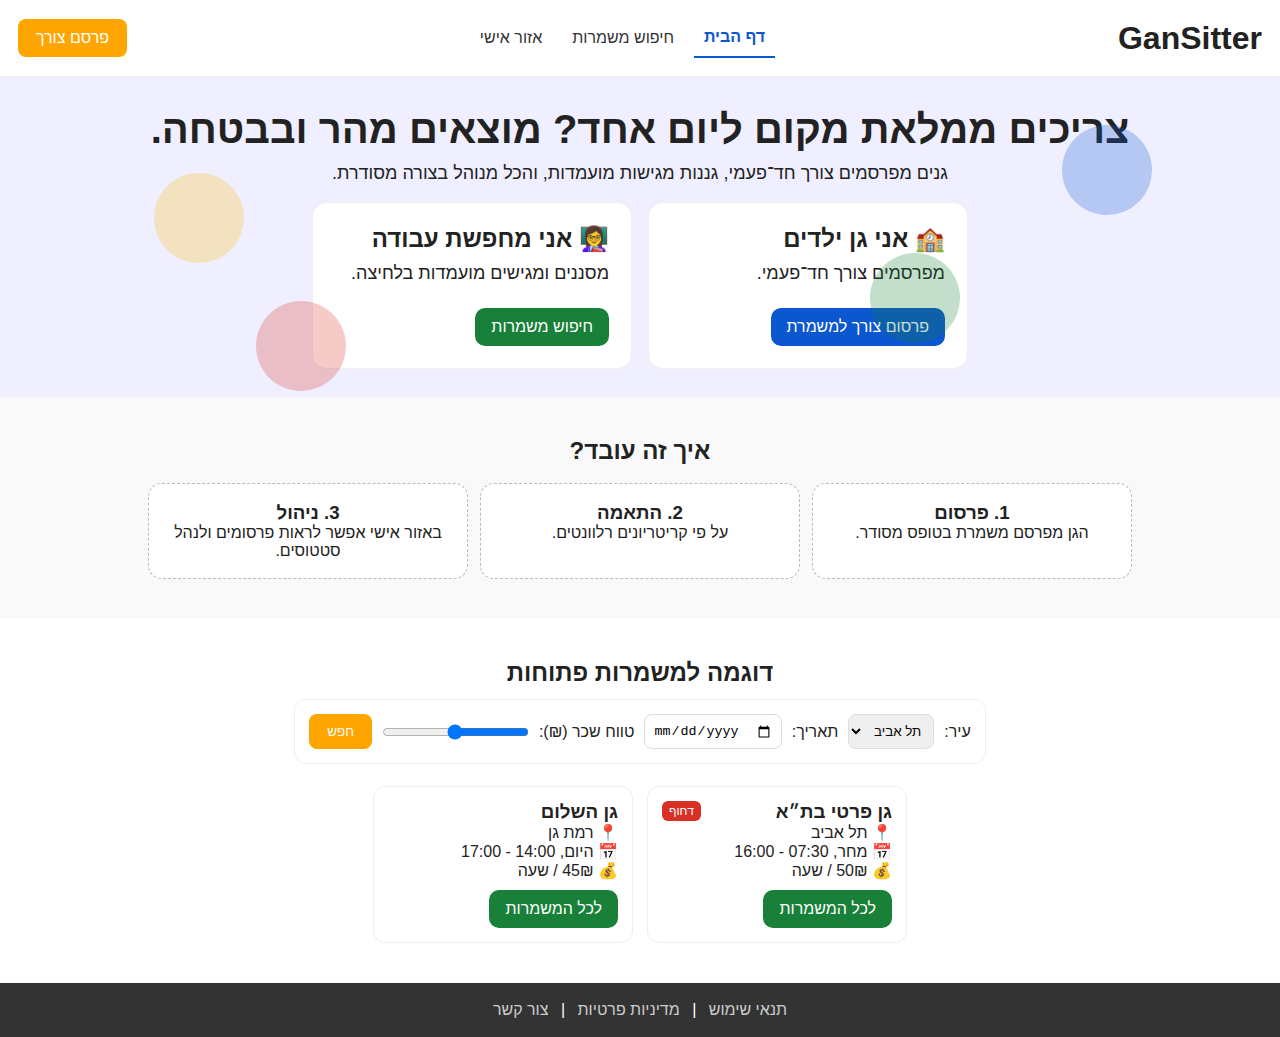
<file: index.html>
<!DOCTYPE html>
<!-- מסמך HTML5 תקני -->
<html lang="he" dir="rtl">
<!-- lang="he" = עברית | dir="rtl" = ימין-לשמאל -->

<head>
  <meta charset="UTF-8">
  <!-- קידוד UTF-8 לתמיכה בעברית ותווים מיוחדים -->

  <meta name="viewport" content="width=device-width, initial-scale=1.0">
  <!-- רספונסיביות למסכים קטנים (מובייל) -->

  <title>GanSitter - דף הבית</title>
  <!-- כותרת הדף בלשונית -->

  <link rel="stylesheet" href="home-page/HomePage CSS.css">
  <!-- חיבור לקובץ העיצוב של דף הבית -->
</head>

<body>

<!-- ================= HEADER + NAV ================= -->
<header>
  <nav>
    <!-- שם המערכת / לוגו טקסטואלי -->
    <h1>GanSitter</h1>

    <!-- לינקים ראשיים לניווט -->
    <div class="menu-links">
      <!-- active מסמן שהמשתמש נמצא בדף הבית -->
      <a href="index.html" class="active">דף הבית</a>
      <a href="shift-search/ShiftSearch.html">חיפוש משמרות</a>
      <a href="dashboard/dashboard.html">אזור אישי</a>
    </div>

    <!-- כפתור פעולה מרכזי (CTA) לפרסום צורך -->
    <a href="post-shift/post_shift.html" class="btn-primary">פרסם צורך</a>
  </nav>
</header>

<!-- ================= MAIN CONTENT ================= -->
<main>

  <!-- ===== HERO SECTION (כותרת + תיאור + אנימציה + כרטיסים) ===== -->
  <section class="home-page">

    <!-- כותרת ראשית של דף הבית -->
    <h1>צריכים ממלאת מקום ליום אחד? מוצאים מהר ובבטחה.</h1>

    <!-- תיאור קצר של המטרה/הערך של המערכת -->
    <p>גנים מפרסמים צורך חד־פעמי, גננות מגישות מועמדות, והכל מנוהל בצורה מסודרת.</p>

    <!-- אלמנט ויזואלי/אנימציה דקורטיבית (ללא תוכן פונקציונלי) -->
    <!-- aria-hidden="true" כדי שמקריאי מסך יתעלמו מאלמנטים דקורטיביים -->
    <div class="hero-anim" aria-hidden="true">
      <!-- בועות/אלמנטים לאנימציה ב-CSS -->
      <span class="bubble b1"></span>
      <span class="bubble b2"></span>
      <span class="bubble b3"></span>
      <span class="bubble b4"></span>
    </div>

    <!-- כרטיסי CTA: מסלולים שונים למשתמשים שונים (גן / מחפשת עבודה) -->
    <div class="cards-container">

      <!-- כרטיס לגנים -->
      <article class="card">
        <h2>🏫 אני גן ילדים</h2>
        <p>מפרסמים צורך חד־פעמי.</p>
        <!-- כפתור/לינק לפעולה מרכזית: פרסום משמרת -->
        <a href="post_shift.html" class="btn-action blue">פרסום צורך למשמרת</a>
      </article>

      <!-- כרטיס לגננות/מחפשות עבודה -->
      <article class="card">
        <h2>👩‍🏫 אני מחפשת עבודה</h2>
        <p>מסננים ומגישים מועמדות בלחיצה.</p>
        <!-- כפתור/לינק לפעולה מרכזית: מעבר לדף חיפוש משמרות -->
        <a href="shift-search/ShiftSearch.html" class="btn-action green">חיפוש משמרות</a>
      </article>

    </div>
  </section>

  <!-- ===== SECTION: איך זה עובד? (תהליך בשלבים) ===== -->
  <section>
    <h2>איך זה עובד?</h2>

    <!-- קונטיינר של שלבי התהליך -->
    <div class="steps-container">

      <!-- שלב 1 -->
      <div class="step-box">
        <h3>1. פרסום</h3>
        <p>הגן מפרסם משמרת בטופס מסודר.</p>
      </div>

      <!-- שלב 2 -->
      <div class="step-box">
        <h3>2. התאמה</h3>
        <!-- שים לב: תגית P באות גדולה (לא משנה קוד, רק מציין כהערה כללית) -->
        <P>על פי קריטריונים רלוונטים.</P>
      </div>

      <!-- שלב 3 -->
      <div class="step-box">
        <h3>3. ניהול</h3>
        <p>באזור אישי אפשר לראות פרסומים ולנהל סטטוסים.</p>
      </div>

    </div>
  </section>

  <!-- ===== SECTION: דוגמה למשמרות פתוחות + פילטר דמה ===== -->
  <section class="open-shifts">
    <h2>דוגמה למשמרות פתוחות</h2>

    <!-- פילטר דמה להצגת UI בלבד (לא שולח/לא מבצע חיפוש אמיתי) -->
    <form class="filter-bar">

      <!-- בחירת עיר -->
      <label>עיר:</label>
      <select>
        <option>תל אביב</option>
        <option>רמת גן</option>
        <option>גבעתיים</option>
      </select>

      <!-- בחירת תאריך -->
      <label>תאריך:</label>
      <input type="date">

      <!-- סליידר טווח שכר (דוגמה) -->
      <label>טווח שכר (₪):</label>
      <input type="range" min="30" max="100">

      <!-- כפתור דמה: type="button" כדי לא לשלוח את הטופס
           title="דוגמה בלבד" כדי להבהיר למשתמש -->
      <input type="button" value="חפש" class="btn-primary" style="cursor:pointer;" title="דוגמה בלבד">

    </form>

    <!-- גריד של כרטיסי משמרות (דוגמאות סטטיות) -->
    <div class="shifts-grid">

      <!-- כרטיס משמרת 1 -->
      <div class="shift-card">
        <!-- תגית דחוף -->
        <span class="badge">דחוף</span>
        <h3>גן פרטי בת״א</h3>
        <p>📍 תל אביב</p>
        <p>📅 מחר, 07:30 - 16:00</p>
        <p>💰 50₪ / שעה</p>
        <!-- מעבר לדף חיפוש משמרות -->
        <a href="shift-search/ShiftSearch.html" class="btn-action green">לכל המשמרות</a>
      </div>

      <!-- כרטיס משמרת 2 -->
      <div class="shift-card">
        <h3>גן השלום</h3>
        <p>📍 רמת גן</p>
        <p>📅 היום, 14:00 - 17:00</p>
        <p>💰 45₪ / שעה</p>
        <a href="shift-search/ShiftSearch.html" class="btn-action green">לכל המשמרות</a>
      </div>

    </div>
  </section>
</main>

<!-- ================= FOOTER ================= -->
<footer>
  <p>
    <!-- לינקים שלא מומשו: class="not-implemented" + title למידע למשתמש -->
    <a href="#" class="not-implemented" title="טרם מומש">תנאי שימוש</a> |
    <a href="#" class="not-implemented" title="טרם מומש">מדיניות פרטיות</a> |
    <a href="#" class="not-implemented" title="טרם מומש">צור קשר</a>
  </p>
</footer>

<!-- ================= INLINE JS ================= -->
<script>
  // הודעה לתפריטים/לינקים שלא מומשו 
  // מאזין לכל קליק במסמך 
  document.addEventListener("click", function(e){
    // אם האלמנט שנלחץ כולל את המחלקה not-implemented
    if (e.target.classList.contains("not-implemented")) {
      e.preventDefault();        // מונע ניווט ל-#
      alert("טרם מומש");         // מציג הודעה למשתמש
    }
  });
</script>

</body>
</html>
</file>
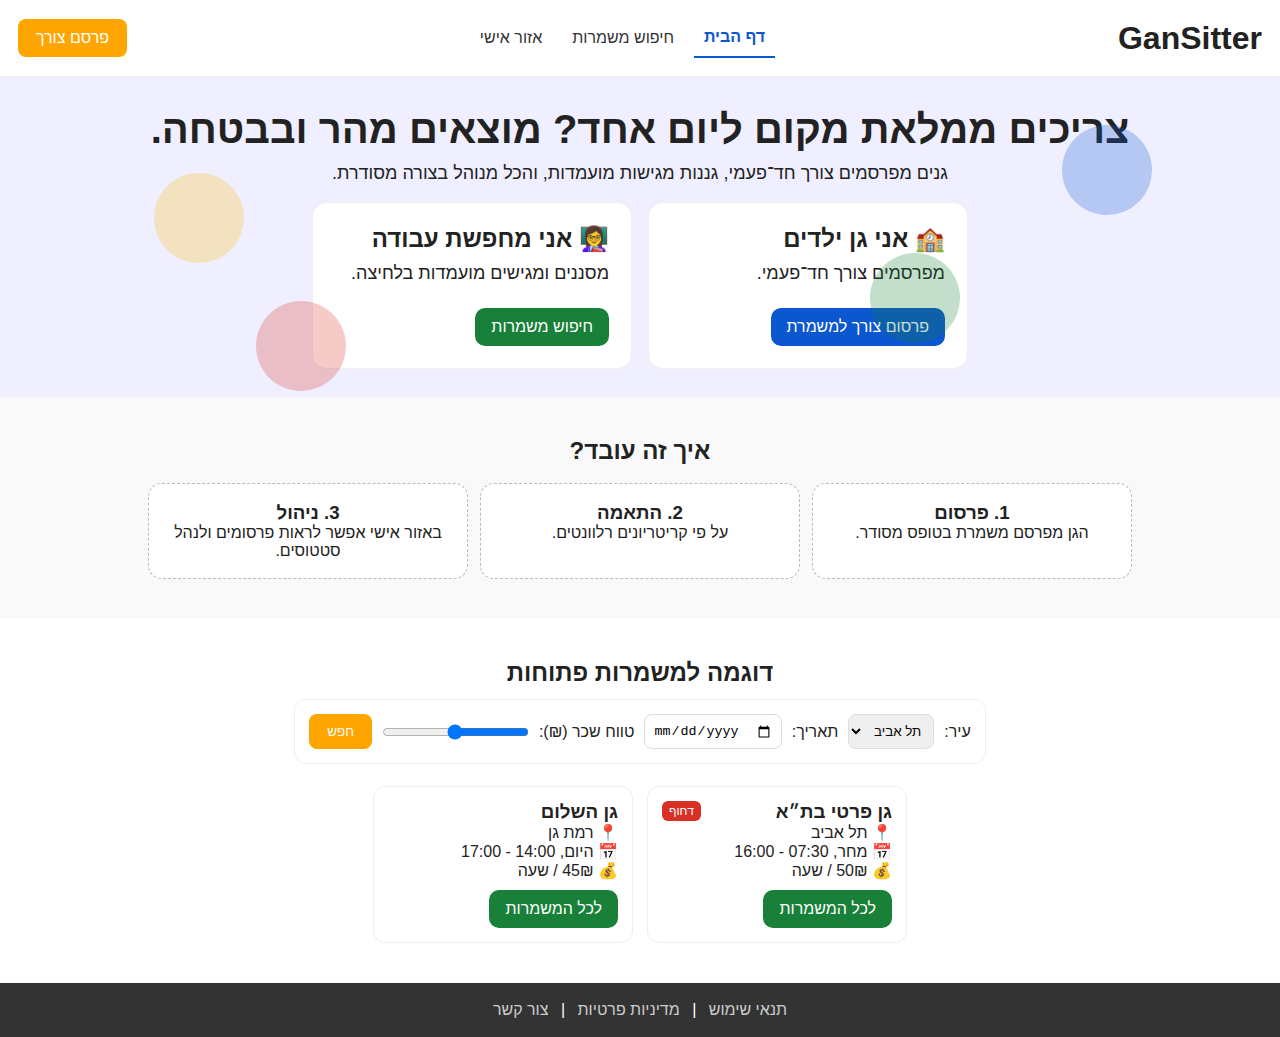
<file: home-page/index.html>
<!DOCTYPE html>
<!-- מסמך HTML5 תקני -->
<html lang="he" dir="rtl">
<!-- lang="he" = עברית | dir="rtl" = ימין-לשמאל -->

<head>
  <meta charset="UTF-8">
  <!-- קידוד UTF-8 לתמיכה בעברית ותווים מיוחדים -->

  <meta name="viewport" content="width=device-width, initial-scale=1.0">
  <!-- רספונסיביות למסכים קטנים (מובייל) -->

  <title>GanSitter - דף הבית</title>
  <!-- כותרת הדף בלשונית -->

  <link rel="stylesheet" href="HomePage CSS.css">
  <!-- חיבור לקובץ העיצוב של דף הבית -->
</head>

<body>

<!-- ================= HEADER + NAV ================= -->
<header>
  <nav>
    <!-- שם המערכת / לוגו טקסטואלי -->
    <h1>GanSitter</h1>

    <!-- לינקים ראשיים לניווט -->
    <div class="menu-links">
      <!-- active מסמן שהמשתמש נמצא בדף הבית -->
      <a href="index.html" class="active">דף הבית</a>
      <a href="shift-search/ShiftSearch.html">חיפוש משמרות</a>
      <a href="dasboard/dashboard.html">אזור אישי</a>
    </div>

    <!-- כפתור פעולה מרכזי (CTA) לפרסום צורך -->
    <a href="post-shift/post_shift.html" class="btn-primary">פרסם צורך</a>
  </nav>
</header>

<!-- ================= MAIN CONTENT ================= -->
<main>

  <!-- ===== HERO SECTION (כותרת + תיאור + אנימציה + כרטיסים) ===== -->
  <section class="home-page">

    <!-- כותרת ראשית של דף הבית -->
    <h1>צריכים ממלאת מקום ליום אחד? מוצאים מהר ובבטחה.</h1>

    <!-- תיאור קצר של המטרה/הערך של המערכת -->
    <p>גנים מפרסמים צורך חד־פעמי, גננות מגישות מועמדות, והכל מנוהל בצורה מסודרת.</p>

    <!-- אלמנט ויזואלי/אנימציה דקורטיבית (ללא תוכן פונקציונלי) -->
    <!-- aria-hidden="true" כדי שמקריאי מסך יתעלמו מאלמנטים דקורטיביים -->
    <div class="hero-anim" aria-hidden="true">
      <!-- בועות/אלמנטים לאנימציה ב-CSS -->
      <span class="bubble b1"></span>
      <span class="bubble b2"></span>
      <span class="bubble b3"></span>
      <span class="bubble b4"></span>
    </div>

    <!-- כרטיסי CTA: מסלולים שונים למשתמשים שונים (גן / מחפשת עבודה) -->
    <div class="cards-container">

      <!-- כרטיס לגנים -->
      <article class="card">
        <h2>🏫 אני גן ילדים</h2>
        <p>מפרסמים צורך חד־פעמי.</p>
        <!-- כפתור/לינק לפעולה מרכזית: פרסום משמרת -->
        <a href="post_shift.html" class="btn-action blue">פרסום צורך למשמרת</a>
      </article>

      <!-- כרטיס לגננות/מחפשות עבודה -->
      <article class="card">
        <h2>👩‍🏫 אני מחפשת עבודה</h2>
        <p>מסננים ומגישים מועמדות בלחיצה.</p>
        <!-- כפתור/לינק לפעולה מרכזית: מעבר לדף חיפוש משמרות -->
        <a href="shift-search/ShiftSearch.html" class="btn-action green">חיפוש משמרות</a>
      </article>

    </div>
  </section>

  <!-- ===== SECTION: איך זה עובד? (תהליך בשלבים) ===== -->
  <section>
    <h2>איך זה עובד?</h2>

    <!-- קונטיינר של שלבי התהליך -->
    <div class="steps-container">

      <!-- שלב 1 -->
      <div class="step-box">
        <h3>1. פרסום</h3>
        <p>הגן מפרסם משמרת בטופס מסודר.</p>
      </div>

      <!-- שלב 2 -->
      <div class="step-box">
        <h3>2. התאמה</h3>
        <!-- שים לב: תגית P באות גדולה (לא משנה קוד, רק מציין כהערה כללית) -->
        <P>על פי קריטריונים רלוונטים.</P>
      </div>

      <!-- שלב 3 -->
      <div class="step-box">
        <h3>3. ניהול</h3>
        <p>באזור אישי אפשר לראות פרסומים ולנהל סטטוסים.</p>
      </div>

    </div>
  </section>

  <!-- ===== SECTION: דוגמה למשמרות פתוחות + פילטר דמה ===== -->
  <section class="open-shifts">
    <h2>דוגמה למשמרות פתוחות</h2>

    <!-- פילטר דמה להצגת UI בלבד (לא שולח/לא מבצע חיפוש אמיתי) -->
    <form class="filter-bar">

      <!-- בחירת עיר -->
      <label>עיר:</label>
      <select>
        <option>תל אביב</option>
        <option>רמת גן</option>
        <option>גבעתיים</option>
      </select>

      <!-- בחירת תאריך -->
      <label>תאריך:</label>
      <input type="date">

      <!-- סליידר טווח שכר (דוגמה) -->
      <label>טווח שכר (₪):</label>
      <input type="range" min="30" max="100">

      <!-- כפתור דמה: type="button" כדי לא לשלוח את הטופס
           title="דוגמה בלבד" כדי להבהיר למשתמש -->
      <input type="button" value="חפש" class="btn-primary" style="cursor:pointer;" title="דוגמה בלבד">

    </form>

    <!-- גריד של כרטיסי משמרות (דוגמאות סטטיות) -->
    <div class="shifts-grid">

      <!-- כרטיס משמרת 1 -->
      <div class="shift-card">
        <!-- תגית דחוף -->
        <span class="badge">דחוף</span>
        <h3>גן פרטי בת״א</h3>
        <p>📍 תל אביב</p>
        <p>📅 מחר, 07:30 - 16:00</p>
        <p>💰 50₪ / שעה</p>
        <!-- מעבר לדף חיפוש משמרות -->
        <a href="shift-search/ShiftSearch.html" class="btn-action green">לכל המשמרות</a>
      </div>

      <!-- כרטיס משמרת 2 -->
      <div class="shift-card">
        <h3>גן השלום</h3>
        <p>📍 רמת גן</p>
        <p>📅 היום, 14:00 - 17:00</p>
        <p>💰 45₪ / שעה</p>
        <a href="shift-search/ShiftSearch.html" class="btn-action green">לכל המשמרות</a>
      </div>

    </div>
  </section>
</main>

<!-- ================= FOOTER ================= -->
<footer>
  <p>
    <!-- לינקים שלא מומשו: class="not-implemented" + title למידע למשתמש -->
    <a href="#" class="not-implemented" title="טרם מומש">תנאי שימוש</a> |
    <a href="#" class="not-implemented" title="טרם מומש">מדיניות פרטיות</a> |
    <a href="#" class="not-implemented" title="טרם מומש">צור קשר</a>
  </p>
</footer>

<!-- ================= INLINE JS ================= -->
<script>
  // הודעה לתפריטים/לינקים שלא מומשו (לפי ההנחיות)
  // מאזין לכל קליק במסמך (Event Delegation)
  document.addEventListener("click", function(e){
    // אם האלמנט שנלחץ כולל את המחלקה not-implemented
    if (e.target.classList.contains("not-implemented")) {
      e.preventDefault();        // מונע ניווט ל-#
      alert("טרם מומש");         // מציג הודעה למשתמש
    }
  });
</script>

</body>
</html>
</file>
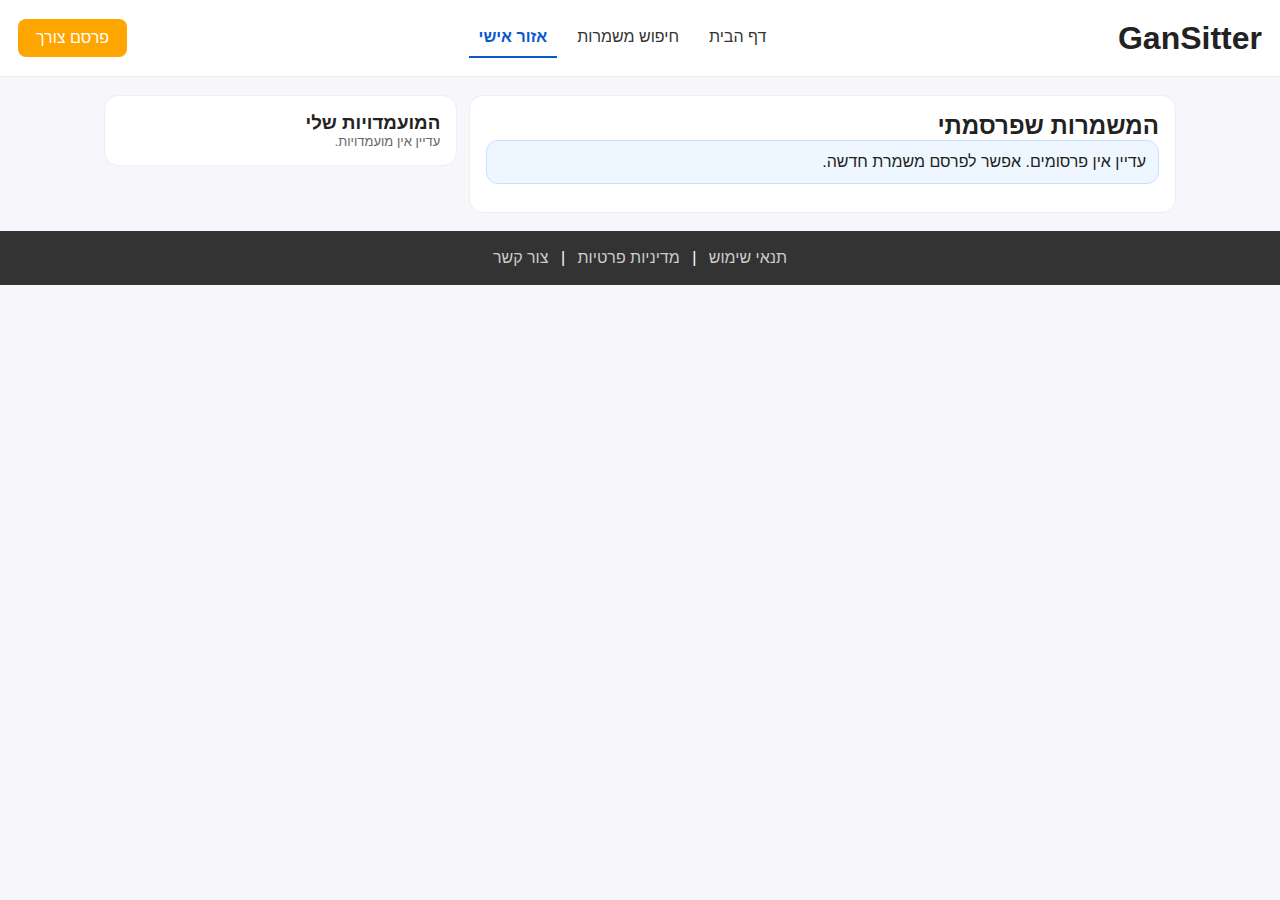
<file: dashboard.html>
<!DOCTYPE html>
<html lang="he" dir="rtl">
<head>
  <meta charset="UTF-8">
  <meta name="viewport" content="width=device-width, initial-scale=1.0">
  <title>GanSitter - אזור אישי</title>
  <link rel="stylesheet" href="style_dashboard.css">
</head>
<body>

<header>
  <nav>
    <h1>GanSitter</h1>
    
    <!-- ניווט ראשי בין מסכי המערכת -->
    <div class="menu-links">
      <a href="index.html">דף הבית</a>
      <a href="ShiftSearch.html">חיפוש משמרות</a>
<a href="dashboard.html" class="active">אזור אישי</a>
    </div>
    
    <!-- פעולה מרכזית: פרסום משמרת חדשה -->
    <a href="post_shift.html" class="btn-primary">פרסם צורך</a>
  </nav>
</header>

<main class="page">
  <div class="layout">
    <!-- המשמרות שהמשתמש פרסם -->
    <section class="card">
      <h2>המשמרות שפרסמתי</h2>
     
      <div id="noPostsMsg" class="msg info" style="display:none;">עדיין אין פרסומים. אפשר לפרסם משמרת חדשה.</div>

      <div class="posts" id="myPostsWrap"></div>
    </section>

    <aside class="side">
      <section class="card">
        <h3>המועמדויות שלי</h3>
        <div id="myApplications" class="apps"></div>
      </section>
    </aside>
  </div>

  <div id="toast" class="toast">עודכן ✅</div>
</main>

<footer>
  <p>
    <!-- קישורים שטרם מומשו -->
    <a href="#" class="not-implemented" title="טרם מומש">תנאי שימוש</a> |
    <a href="#" class="not-implemented" title="טרם מומש">מדיניות פרטיות</a> |
    <a href="#" class="not-implemented" title="טרם מומש">צור קשר</a>
  </p>
</footer>

<script src="https://code.jquery.com/jquery-3.7.1.min.js"></script>
<script src="shifts_data.js"></script>
<script src="dashboard.js"></script>
<script>
  $(document).on("click", ".not-implemented", function(e){
    e.preventDefault();
    alert("טרם מומש");
  });
</script>
</body>
</html>
</file>
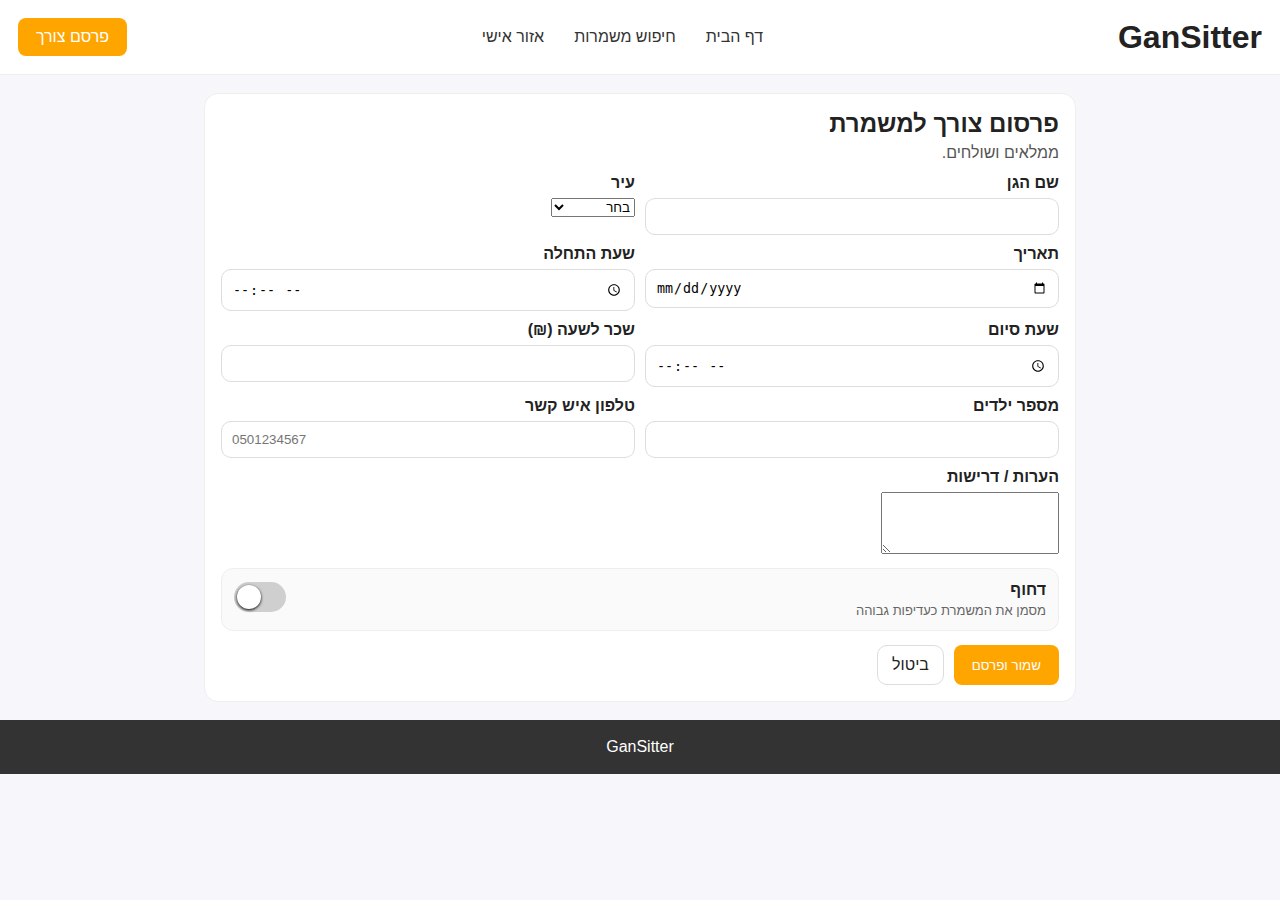
<file: post_shift.html>
<!DOCTYPE html>
<html lang="he" dir="rtl">
<head>
  <meta charset="UTF-8" />
  <meta name="viewport" content="width=device-width, initial-scale=1.0" />
  <title>GanSitter - פרסום צורך למשמרת</title>
  <link rel="stylesheet" href="style_post.css" />
</head>
<body>

<header>
  <nav>
    <h1>GanSitter</h1>
    <div class="menu-links">
      <a href="index.html">דף הבית</a>
      <a href="ShiftSearch.html">חיפוש משמרות</a>
      <a href="dashboard.html">אזור אישי</a>
    </div>
    <a href="post_shift.html" class="btn-primary">פרסם צורך</a>
  </nav>
</header>

<main class="page">
  <section class="card">
    <h2>פרסום צורך למשמרת</h2>
    <p class="sub">ממלאים ושולחים.</p>

    <div id="serverMsg" class="msg" style="display:none;"></div>

    <form id="postForm" method="post" action="post_shift.php" novalidate>
      <div class="grid">

        <div class="field">
          <label for="k_name">שם הגן</label>
          <input type="text" id="k_name" name="k_name" required />
        </div>

        <div class="field">
          <label for="city">עיר</label>
          <select id="city" name="city" required>
            <option value="">בחר</option>
            <option value="תל אביב">תל אביב</option>
            <option value="רמת גן">רמת גן</option>
            <option value="גבעתיים">גבעתיים</option>
            <option value="פתח תקווה">פתח תקווה</option>
          </select>
        </div>

        <div class="field">
          <label for="shift_date">תאריך</label>
          <input type="date" id="shift_date" name="shift_date" required />
        </div>

        <div class="field">
          <label for="start_time">שעת התחלה</label>
          <input type="time" id="start_time" name="start_time" required />
        </div>

        <div class="field">
          <label for="end_time">שעת סיום</label>
          <input type="time" id="end_time" name="end_time" required />
        </div>

        <div class="field">
          <label for="wage">שכר לשעה (₪)</label>
          <input type="number" id="wage" name="wage" min="30" max="100" required />
        </div>

        <div class="field">
          <label for="kids">מספר ילדים</label>
          <input type="number" id="kids" name="kids" min="1" max="60" required />
        </div>

        <div class="field">
          <label for="phone">טלפון איש קשר</label>
          <input type="tel" id="phone" name="phone" placeholder="0501234567" required />
        </div>

        <div class="field full">
          <label for="notes">הערות / דרישות</label>
          <textarea id="notes" name="notes" rows="4"></textarea>
        </div>

        <div class="field full">
          <div class="urgent-row" id="urgentRow">
            <div class="urgent-text">
              <div class="urgent-title">דחוף</div>
              <div class="urgent-sub">מסמן את המשמרת כעדיפות גבוהה</div>
            </div>

            <label class="switch" aria-label="דחוף">
              <input type="checkbox" id="urgent" name="urgent" />
              <span class="slider"></span>
            </label>
          </div>
        </div>

      </div>

      <div class="actions">
        <button type="submit" class="btn-primary" id="submitBtn">שמור ופרסם</button>
        <a href="index.html" class="btn-secondary">ביטול</a>
      </div>
    </form>
  </section>
</main>

<footer>
  <p>GanSitter</p>
</footer>

<script src="post_shift.js"></script>
</body>
</html>
</file>
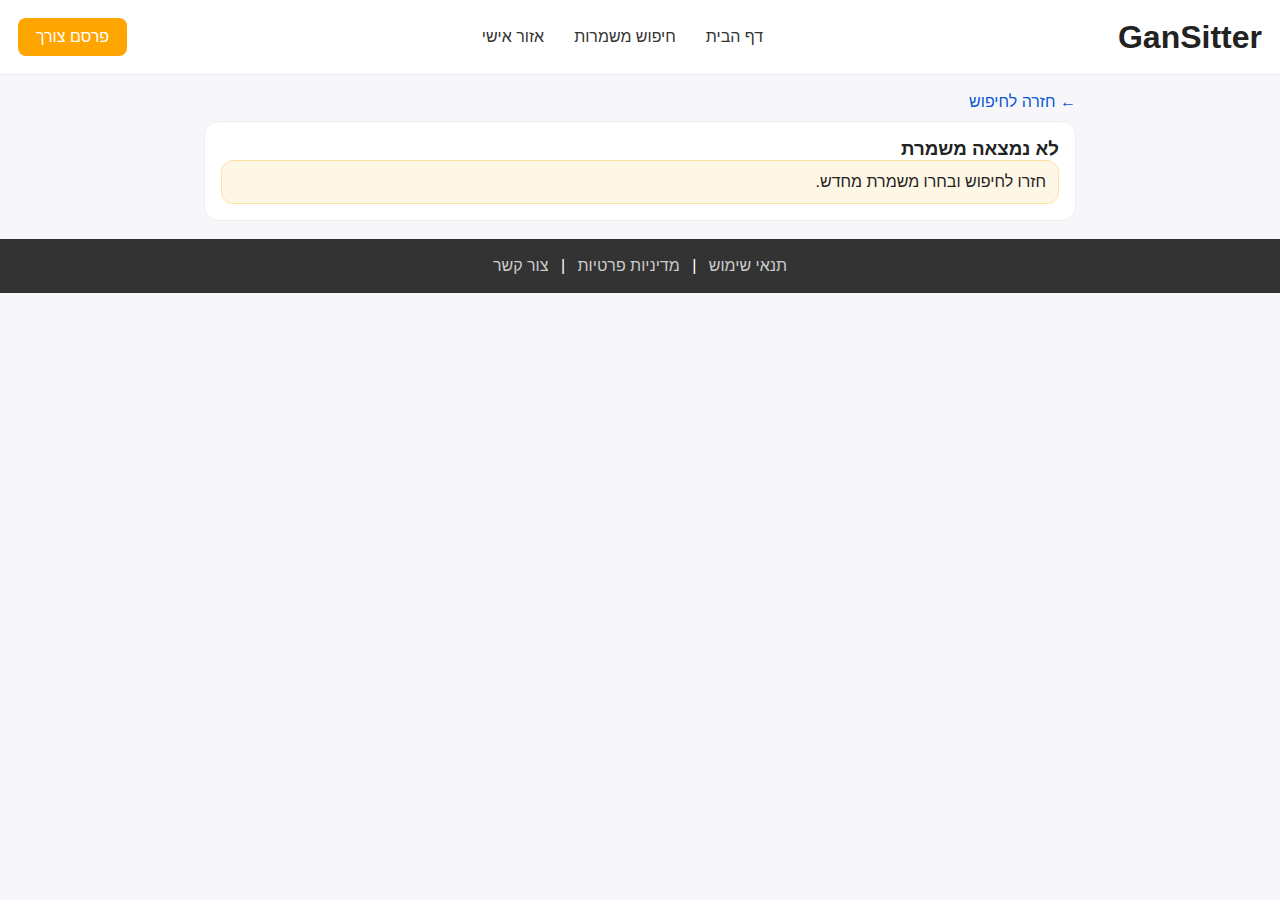
<file: ShiftDetails.html>
<!DOCTYPE html>
<html lang="he" dir="rtl">
<head>
  <meta charset="UTF-8">
  <meta name="viewport" content="width=device-width, initial-scale=1.0">
  <title>GanSitter - פרטי משמרת</title>
  <link rel="stylesheet" href="ShiftDetails CSS.css">
</head>
<body>

<header>
  <nav>
    <h1>GanSitter</h1>

    <div class="menu-links">
      <a href="index.html">דף הבית</a>
      <a href="ShiftSearch.html">חיפוש משמרות</a>
<a href="dashboard.html">אזור אישי</a>
    </div>

    <a href="post_shift.html" class="btn-primary">פרסם צורך</a>
  </nav>
</header>

<main class="page">
  <div class="topline">
    <a class="back" href="ShiftSearch.html">← חזרה לחיפוש</a>
    <!-- מוצג רק אם המשמרת מסומנת כדחופה -->
    <span id="urgentTag" class="tag" style="display:none;">דחוף</span>
  </div>

  <section id="detailsWrap" class="card">
    <h2 id="shiftTitle">פרטי משמרת</h2>
    <!--
      פרטי המשמרת נטענים דינמית באמצעות JavaScript
      לפי הבחירה במסך החיפוש
    -->
    <div class="grid">
      <div class="item">
        <span class="label">עיר</span>
        <span class="value" id="cityVal"></span>
      </div>

      <div class="item">
        <span class="label">כתובת</span>
        <span class="value" id="addressVal"></span>
      </div>

      <div class="item">
        <span class="label">תאריך</span>
        <span class="value" id="dateVal"></span>
      </div>

      <div class="item">
        <span class="label">שעות</span>
        <span class="value" id="timeVal"></span>
      </div>

      <div class="item">
        <span class="label">שכר לשעה</span>
        <span class="value" id="wageVal"></span>
      </div>

      <div class="item">
        <span class="label">סוג מסגרת</span>
        <span class="value" id="typeVal"></span>
      </div>

      <div class="item">
        <span class="label">גילאים</span>
        <span class="value" id="agesVal"></span>
      </div>

      <div class="item">
        <span class="label">דרישות</span>
        <span class="value" id="reqVal"></span>
      </div>
    </div>
    
    <!-- כפתור מפעיל פעולה דרך JS ומעדכן סטטוס למשתמש -->
    <div class="actions">
      <button id="applyBtn" type="button" class="btn-action btn-green">הגש מועמדות</button>
      <span id="applyStatus" class="small"></span>
    </div>
    
    <!-- אקורדיון: נפתח ונסגר באמצעות JS -->
    <div class="accordion">
      <div class="acc-item">
        <button type="button" class="acc-head">מידע נוסף</button>
        <div class="acc-body">
          <p class="notice">תוכן לדוגמה בלבד. ניתן להרחיב בהמשך.</p>
        </div>
      </div>
    </div>
  </section>
  
  <!-- מוצג אם אין נתוני משמרת (למשל כניסה ישירה לעמוד) -->
  <section id="noShift" class="card" style="display:none;">
    <h3>לא נמצאה משמרת</h3>
    <p class="notice">חזרו לחיפוש ובחרו משמרת מחדש.</p>
  </section>
  <!-- הודעת הצלחה קופצת לאחר פעולה -->
  <div id="toast" class="toast">נשלח ✅</div>
</main>

<footer>
  <p>
    <a href="#" class="not-implemented" title="טרם מומש">תנאי שימוש</a> |
    <a href="#" class="not-implemented" title="טרם מומש">מדיניות פרטיות</a> |
    <a href="#" class="not-implemented" title="טרם מומש">צור קשר</a>
  </p>
</footer>

<script src="https://code.jquery.com/jquery-3.7.1.min.js"></script>
<script src="shifts_data.js"></script>
<script src="ShiftDetails.js"></script>
<script>
  $(document).on("click", ".not-implemented", function(e){
    e.preventDefault();
    alert("טרם מומש");
  });
</script>
</body>
</html>
</file>
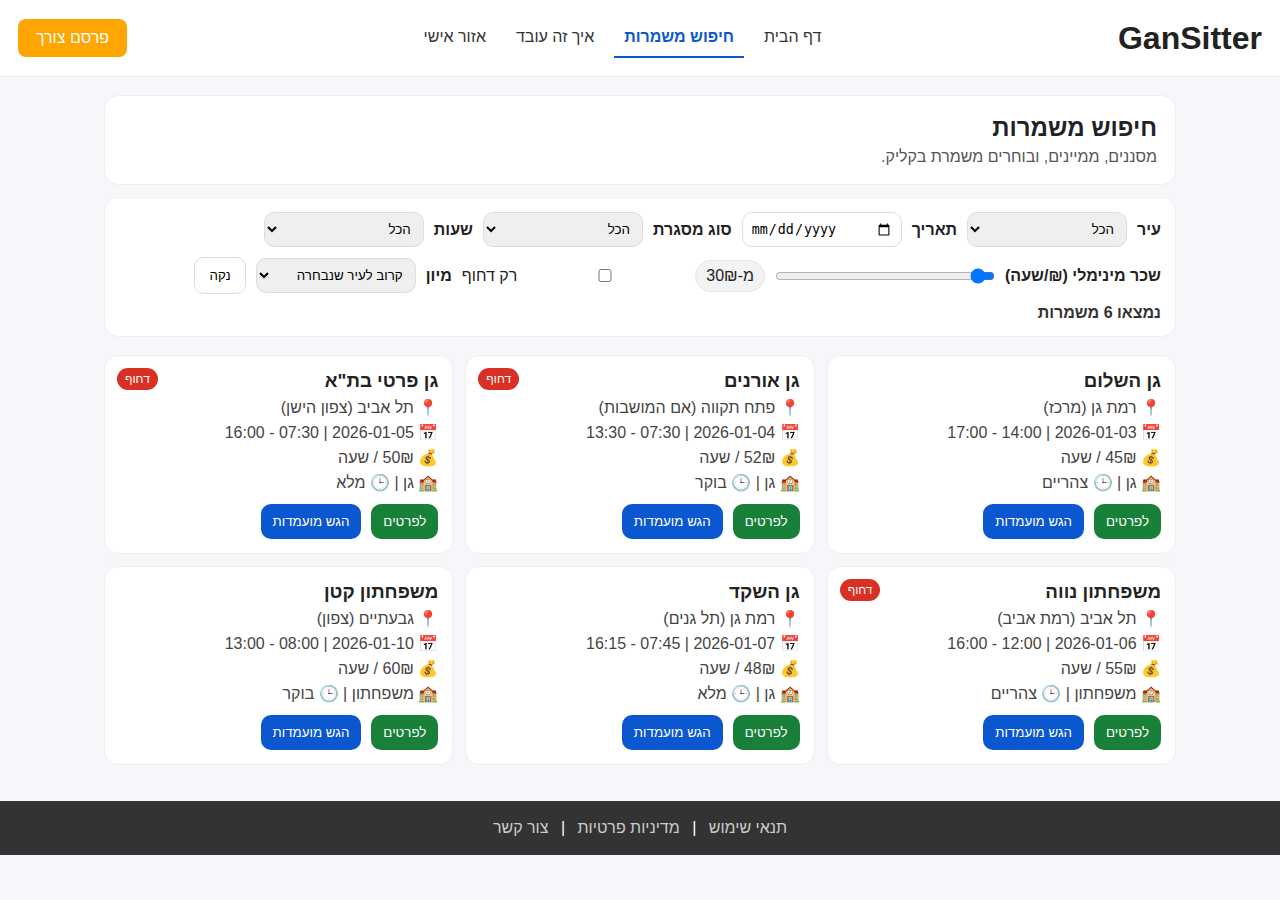
<file: ShiftSearch.html>
<!-- =========  חלק: SCREEN 2  =========
     שם קובץ: shifts.html
     תפקיד: חיפוש/פילטר/מיון + JS+jQuery + מעבר למסך פרטים
====================================== -->
<!DOCTYPE html>
<html lang="he" dir="rtl">
<head>
  <meta charset="UTF-8">
  <meta name="viewport" content="width=device-width, initial-scale=1.0">
  <title>GanSitter - חיפוש משמרות</title>
  <link rel="stylesheet" href="ShiftSearch CSS.css">
</head>
<body>

<header>
  <nav>
    <h1>GanSitter</h1>

    <div class="menu-links">
      <a href="index.html">דף הבית</a>
      <a href="ShiftSearch.html" class="active">חיפוש משמרות</a>
      <a href="#" class="not-implemented" title="טרם מומש">איך זה עובד</a>
      <a href="dashboard.html">אזור אישי</a>
    </div>

    <a href="post_shift.html" class="btn-primary">פרסם צורך</a>
  </nav>
</header>

<main class="page">
  <section class="top">
    <h2>חיפוש משמרות</h2>
    <p class="sub">מסננים, ממיינים, ובוחרים משמרת בקליק.</p>
  </section>

  <section class="filters">
    <form id="filterForm" class="filter-bar">
      <div class="row">
        <label for="city">עיר</label>
        <select id="city">
          <option value="">הכל</option>
          <option value="תל אביב">תל אביב</option>
          <option value="רמת גן">רמת גן</option>
          <option value="גבעתיים">גבעתיים</option>
          <option value="פתח תקווה">פתח תקווה</option>
        </select>

        <label for="date">תאריך</label>
        <input type="date" id="date">

        <label for="type">סוג מסגרת</label>
        <select id="type">
          <option value="">הכל</option>
          <option value="גן">גן</option>
          <option value="משפחתון">משפחתון</option>
        </select>

        <label for="hours">שעות</label>
        <select id="hours">
          <option value="">הכל</option>
          <option value="בוקר">בוקר</option>
          <option value="צהריים">צהריים</option>
          <option value="מלא">מלא</option>
        </select>
      </div>

      <div class="row">
        <label for="minWage">שכר מינימלי (₪/שעה)</label>
        <input type="range" id="minWage" min="30" max="100" value="30">
        <span class="chip" id="minWageText">מ-30₪</span>

        <label class="check">
          <input type="checkbox" id="urgentOnly">
          רק דחוף
        </label>

        <label for="sort">מיון</label>
        <select id="sort">
          <option value="near">קרוב לעיר שנבחרה</option>
          <option value="high">שכר הכי גבוה</option>
          <option value="urgent">דחוף קודם</option>
        </select>

        <button type="button" id="clearBtn" class="btn-secondary">נקה</button>
      </div>
    </form>

    <div class="status">
      <strong id="resultCount">נמצאו 0 משמרות</strong>
      <span id="statusNote"></span>
    </div>
  </section>

  <section class="results">
    <div id="resultsGrid" class="shifts-grid"></div>
  </section>
</main>

<footer>
  <p>
    <a href="#" class="not-implemented" title="טרם מומש">תנאי שימוש</a> |
    <a href="#" class="not-implemented" title="טרם מומש">מדיניות פרטיות</a> |
    <a href="#" class="not-implemented" title="טרם מומש">צור קשר</a>
  </p>
</footer>

<script src="https://code.jquery.com/jquery-3.7.1.min.js"></script>
<script src="ShiftSearch.js"></script>
<script>
  $(document).on("click", ".not-implemented", function(e){
    e.preventDefault();
    alert("טרם מומש");
  });
</script>
</body>
</html>
</file>
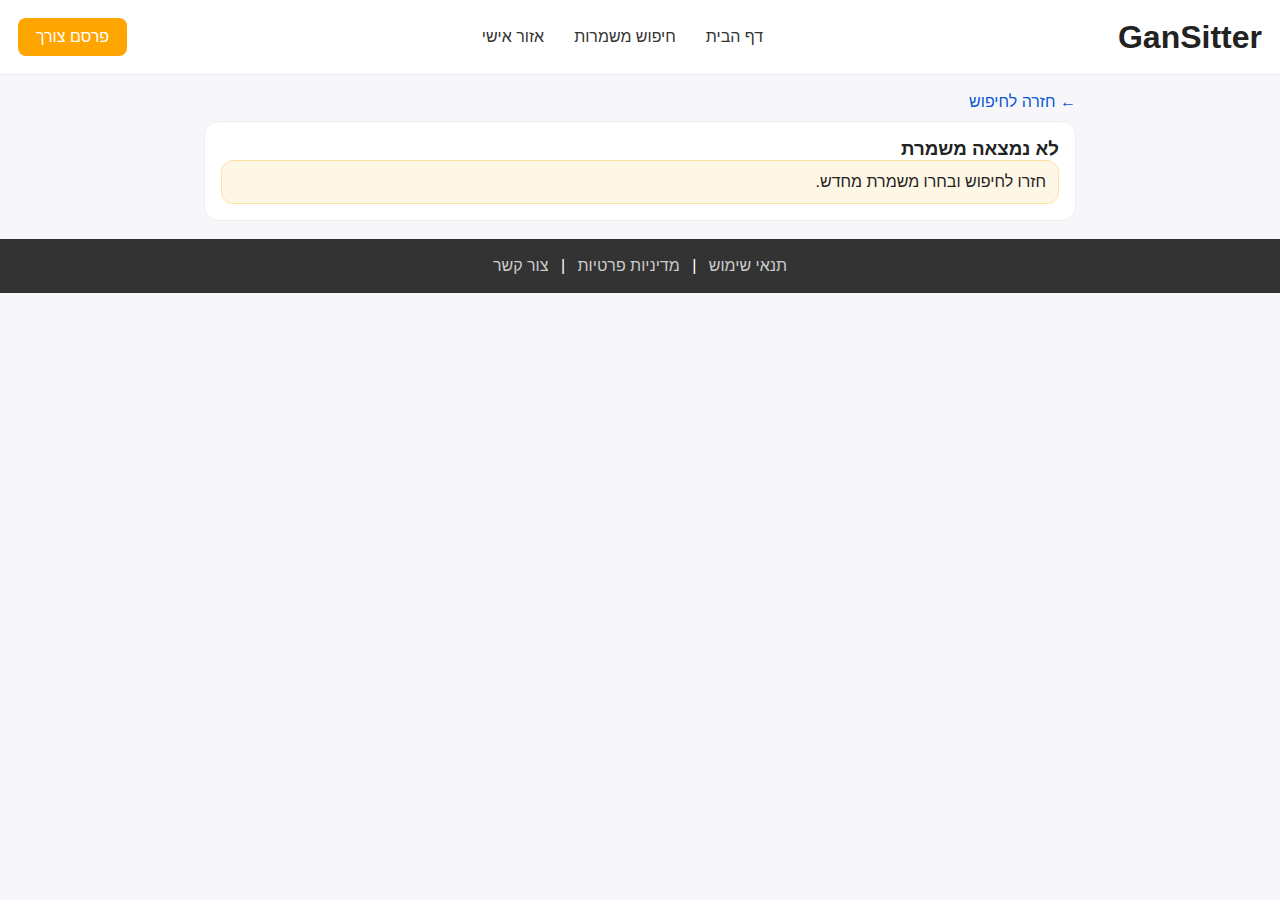
<file: shift-details/ShiftDetails.html>
<!DOCTYPE html>
<html lang="he" dir="rtl">
<head>
  <meta charset="UTF-8">
  <meta name="viewport" content="width=device-width, initial-scale=1.0">
  <title>GanSitter - פרטי משמרת</title>
  <link rel="stylesheet" href="ShiftDetails CSS.css">
</head>
<body>

<header>
  <nav>
    <h1>GanSitter</h1>

    <div class="menu-links">
      <a href="../index.html">דף הבית</a>
      <a href="../shift-search/ShiftSearch.html">חיפוש משמרות</a>
<a href="../dashboard/dashboard.html">אזור אישי</a>
    </div>

    <a href="../post-shift/post_shift.html" class="btn-primary">פרסם צורך</a>
  </nav>
</header>

<main class="page">
  <div class="topline">
    <a class="back" href="../shift-search/ShiftSearch.html">← חזרה לחיפוש</a>
    <!-- מוצג רק אם המשמרת מסומנת כדחופה -->
    <span id="urgentTag" class="tag" style="display:none;">דחוף</span>
  </div>

  <section id="detailsWrap" class="card">
    <h2 id="shiftTitle">פרטי משמרת</h2>
    <!--
      פרטי המשמרת נטענים דינמית באמצעות JavaScript
      לפי הבחירה במסך החיפוש
    -->
    <div class="grid">
      <div class="item">
        <span class="label">עיר</span>
        <span class="value" id="cityVal"></span>
      </div>

      <div class="item">
        <span class="label">כתובת</span>
        <span class="value" id="addressVal"></span>
      </div>

      <div class="item">
        <span class="label">תאריך</span>
        <span class="value" id="dateVal"></span>
      </div>

      <div class="item">
        <span class="label">שעות</span>
        <span class="value" id="timeVal"></span>
      </div>

      <div class="item">
        <span class="label">שכר לשעה</span>
        <span class="value" id="wageVal"></span>
      </div>

      <div class="item">
        <span class="label">סוג מסגרת</span>
        <span class="value" id="typeVal"></span>
      </div>

      <div class="item">
        <span class="label">גילאים</span>
        <span class="value" id="agesVal"></span>
      </div>

      <div class="item">
        <span class="label">דרישות</span>
        <span class="value" id="reqVal"></span>
      </div>
    </div>
    
    <!-- כפתור מפעיל פעולה דרך JS ומעדכן סטטוס למשתמש -->
    <div class="actions">
      <button id="applyBtn" type="button" class="btn-action btn-green">הגש מועמדות</button>
      <span id="applyStatus" class="small"></span>
    </div>
    
    <!-- אקורדיון: נפתח ונסגר באמצעות JS -->
    <div class="accordion">
      <div class="acc-item">
        <button type="button" class="acc-head">מידע נוסף</button>
        <div class="acc-body">
          <p class="notice">תוכן לדוגמה בלבד. ניתן להרחיב בהמשך.</p>
        </div>
      </div>
    </div>
  </section>
  
  <!-- מוצג אם אין נתוני משמרת (למשל כניסה ישירה לעמוד) -->
  <section id="noShift" class="card" style="display:none;">
    <h3>לא נמצאה משמרת</h3>
    <p class="notice">חזרו לחיפוש ובחרו משמרת מחדש.</p>
  </section>
  <!-- הודעת הצלחה קופצת לאחר פעולה -->
  <div id="toast" class="toast">נשלח ✅</div>
</main>

<footer>
  <p>
    <a href="#" class="not-implemented" title="טרם מומש">תנאי שימוש</a> |
    <a href="#" class="not-implemented" title="טרם מומש">מדיניות פרטיות</a> |
    <a href="#" class="not-implemented" title="טרם מומש">צור קשר</a>
  </p>
</footer>

<script src="https://code.jquery.com/jquery-3.7.1.min.js"></script>
<script src="../shifts_data.js"></script>
<script src="ShiftDetails.js"></script>
<script>
  $(document).on("click", ".not-implemented", function(e){
    e.preventDefault();
    alert("טרם מומש");
  });
</script>
</body>
</html>
</file>
<file: home-page/HomePage CSS.css>
/* הגדרות כלליות לעמוד */
*{box-sizing:border-box;margin:0;padding:0;}
body{font-family:Arial;background:#f9f9f9;color:#222;}

header{background:#fff;border-bottom:1px solid #eee;padding:18px;}
nav{display:flex;justify-content:space-between;align-items:center;gap:12px;flex-wrap:wrap;}

.menu-links{display:flex;gap:10px;flex-wrap:wrap;align-items:center;}
.menu-links a{text-decoration:none;color:#333;padding:10px;border-radius:8px;}
.menu-links a:hover{background:#f3f3f3;}
.menu-links a.active{color:#0b57d0;font-weight:bold;border-bottom:2px solid #0b57d0;border-radius:0;}

.btn-primary{background:orange;color:#fff;padding:10px 18px;text-decoration:none;border-radius:8px;border:none;display:inline-block;}

.home-page{background:#efefff;text-align:center;padding:28px 16px;position:relative;overflow:hidden;}
.home-page h1{font-size:40px;margin-bottom:10px;line-height:1.2;}
.home-page p{font-size:18px;margin-bottom:18px;}

.cards-container{display:flex;justify-content:center;gap:16px;flex-wrap:wrap;margin-top:18px;}
.card{background:#fff;border:1px solid #eee;padding:22px;border-radius:14px;width:320px;text-align:right;}
.card h2{margin-bottom:10px;}
.card p{margin-bottom:14px;}

.btn-action{padding:10px 16px;margin-top:10px;text-decoration:none;color:#fff;border-radius:10px;display:inline-block;}
.btn-action.blue{background:#0b57d0;}
.btn-action.green{background:#188038;}

section{padding:40px 16px;text-align:center;}
.steps-container{display:flex;justify-content:center;gap:12px;margin-top:18px;flex-wrap:wrap;}
.step-box{width:320px;max-width:100%;padding:18px;border:1px dashed #bbb;border-radius:14px;background:#fff;}

.open-shifts{background:#fff;}
.filter-bar{background:#fff;padding:14px;border:1px solid #eee;margin:12px auto 22px;display:inline-flex;gap:10px;flex-wrap:wrap;align-items:center;border-radius:12px;}
input,select{padding:8px;border:1px solid #ddd;border-radius:8px;}

.shifts-grid{display:flex;flex-wrap:wrap;justify-content:center;gap:14px;}
.shift-card{background:#fff;border:1px solid #eee;width:260px;padding:14px;text-align:right;border-radius:12px;}
.badge{background:#d93025;color:#fff;padding:3px 7px;font-size:12px;border-radius:6px;float:left;}

footer{background:#333;color:#fff;padding:18px;text-align:center;}
footer a{color:#ccc;margin:0 8px;text-decoration:none;}
footer a:hover{color:#fff;}

/* אנימציה (עומדת בדרישת וידאו/אודיו/אנימציה) */
.hero-anim{position:absolute;inset:0;pointer-events:none;}
.bubble{position:absolute;width:90px;height:90px;border-radius:50%;opacity:.25;filter:blur(0.2px);animation:floaty 6s ease-in-out infinite;}
.b1{right:10%;top:15%;background:#0b57d0;animation-delay:0s;}
.b2{right:25%;top:55%;background:#188038;animation-delay:1s;}
.b3{left:12%;top:30%;background:#fbbc04;animation-delay:2s;}
.b4{left:20%;top:70%;background:#d93025;animation-delay:3s;}

/* תנועת ריחוף */
@keyframes floaty{
  0%{transform:translateY(0) scale(1);}
  50%{transform:translateY(-18px) scale(1.06);}
  100%{transform:translateY(0) scale(1);}
}

/* התאמות למסכים קטנים */
@media screen and (max-width:800px){
  .home-page h1{font-size:30px;}
  nav{justify-content:center;}
  .menu-links{justify-content:center;}
}
</file>
<file: style_dashboard.css>
/* =========  חלק: CSS  =========
   שם קובץ: /CSS/style_dashboard.css
   תפקיד: עיצוב אזור אישי + רספונסיביות
================================ */

*{box-sizing:border-box;margin:0;padding:0;}
body{font-family:Arial;background:#f7f7fb;color:#222;}

header{background:#fff;border-bottom:1px solid #eee;padding:18px;}
nav{display:flex;justify-content:space-between;align-items:center;gap:12px;flex-wrap:wrap;}
.menu-links{display:flex;gap:10px;flex-wrap:wrap;}
.menu-links a{text-decoration:none;color:#333;padding:10px;border-radius:8px;}
.menu-links a:hover{background:#f3f3f3;}
.menu-links a.active{color:#0b57d0;font-weight:bold;border-bottom:2px solid #0b57d0;border-radius:0;}
.btn-primary{background:orange;color:#fff;padding:10px 18px;text-decoration:none;border-radius:8px;border:none;display:inline-block;}

.page{max-width:1100px;margin:18px auto;padding:0 14px;}

.msg{padding:12px;border-radius:12px;margin-bottom:12px;border:1px solid #eee;}
.msg.success{background:#eaffef;border-color:#b7f0c4;}
.msg.info{background:#eef6ff;border-color:#c9e0ff;}

.layout{display:grid;grid-template-columns:2fr 1fr;gap:12px;align-items:start;}

.card{background:#fff;border:1px solid #eee;border-radius:14px;padding:16px;}
.sub{color:#555;margin-top:6px;margin-bottom:12px;}

.posts{display:flex;flex-direction:column;gap:12px;}
.post{border:1px solid #eee;border-radius:14px;padding:14px;background:#fff;}
.post-head{display:flex;justify-content:space-between;gap:10px;align-items:start;}
.meta{color:#555;margin-top:6px;}
.meta2{color:#333;margin-top:10px;}

.status{padding:6px 10px;border-radius:999px;font-size:12px;border:1px solid #ddd;background:#f5f5f5;}
.status.urgent{background:#ffecec;border-color:#ffc7c7;color:#b00020;}
.status.open{background:#eaffef;border-color:#b7f0c4;color:#0a5a1f;}
.status.closed{background:#eee;border-color:#ddd;color:#444;}

.post-actions{display:flex;gap:10px;flex-wrap:wrap;margin-top:12px;align-items:center;}
.btn{border:1px solid #ddd;background:#fff;padding:10px 12px;border-radius:10px;cursor:pointer;}
.btn.gray{opacity:.6;cursor:default;}
.smallbtn{padding:8px 10px;font-size:13px;}
.small{color:#666;font-size:13px;}
.note{margin-right:6px;}

.apps .app{border:1px solid #eee;border-radius:12px;padding:10px;margin-top:10px;background:#fafafa;}
.apps .t{font-weight:bold;margin-bottom:6px;}
.apps .m{color:#555;font-size:13px;}

.toast{position:fixed;bottom:18px;right:18px;background:#111;color:#fff;padding:10px 12px;border-radius:12px;display:none;}

footer{background:#333;color:#fff;padding:18px;text-align:center;margin-top:18px;}
footer a{color:#ccc;margin:0 8px;text-decoration:none;}
footer a:hover{color:#fff;}

@media (max-width:900px){
  .layout{grid-template-columns:1fr;}
}
@media (max-width:650px){
  nav{justify-content:center;}
  .menu-links{justify-content:center;}
}
</file>
<file: style_post.css>
/* ========= style_post.css ========= */

*{box-sizing:border-box;margin:0;padding:0;}
body{font-family:Arial;background:#f7f7fb;color:#222;}

header{background:#fff;border-bottom:1px solid #eee;padding:18px;}
nav{display:flex;justify-content:space-between;align-items:center;gap:12px;flex-wrap:wrap;}
.menu-links{display:flex;gap:10px;flex-wrap:wrap;}
.menu-links a{text-decoration:none;color:#333;padding:10px;border-radius:8px;}
.menu-links a:hover{background:#f3f3f3;}

.btn-primary{background:orange;color:#fff;padding:10px 18px;text-decoration:none;border-radius:8px;border:none;display:inline-block;cursor:pointer;}
.btn-secondary{background:#fff;border:1px solid #ddd;padding:10px 14px;border-radius:10px;text-decoration:none;color:#222;display:inline-block;}

.page{max-width:900px;margin:18px auto;padding:0 14px;}
.card{background:#fff;border:1px solid #eee;border-radius:14px;padding:16px;}
.sub{color:#555;margin-top:6px;margin-bottom:12px;}

.grid{display:grid;grid-template-columns:repeat(2,1fr);gap:10px;margin-top:10px;}
.field label{display:block;font-weight:bold;margin-bottom:6px;}
.field input,field select,field textarea{width:100%;padding:10px;border:1px solid #ddd;border-radius:10px;}
.full{grid-column:1/-1;}

.actions{display:flex;gap:10px;margin-top:14px;flex-wrap:wrap;}

.msg{padding:12px;border-radius:12px;margin-bottom:12px;border:1px solid #eee;line-height:1.35;}
.msg.error{background:#ffecec;border-color:#ffc7c7;}
.msg.success{background:#eaffef;border-color:#b7f0c4;}
.msg.info{background:#eef6ff;border-color:#c9e0ff;}

footer{background:#333;color:#fff;padding:18px;text-align:center;margin-top:18px;}

/* ===== דחוף - שורה מסודרת + Toggle ===== */
.urgent-row{
  display:flex;
  align-items:center;
  justify-content:space-between;
  gap:12px;
  padding:12px;
  border:1px solid #eee;
  border-radius:12px;
  background:#fafafa;
}
.urgent-title{font-weight:bold;}
.urgent-sub{color:#666;font-size:13px;margin-top:4px;}

.urgent-row.active{
  border-color:#ffc7c7;
  background:#fff3f3;
}

/* Toggle Switch */
.switch{position:relative;display:inline-block;width:52px;height:30px;flex:0 0 auto;}
.switch input{opacity:0;width:0;height:0;}
.slider{
  position:absolute;cursor:pointer;top:0;left:0;right:0;bottom:0;
  background:#cfcfcf;transition:.2s;border-radius:999px;
}
.slider:before{
  position:absolute;content:"";height:24px;width:24px;left:3px;top:3px;
  background:white;transition:.2s;border-radius:50%;
  box-shadow:0 1px 3px rgba(0,0,0,2);
}
.switch input:checked + .slider{background:#d93025;}
.switch input:checked + .slider:before{transform:translateX(22px);}

@media (max-width:650px){
  nav{justify-content:center;}
  .menu-links{justify-content:center;}
  .grid{grid-template-columns:1fr;}
}
</file>
<file: ShiftDetails CSS.css>
/*
   שם קובץ: /CSS/style_details.css
   תפקיד: עיצוב מסך פרטי משמרת + רספונסיביות
 */

/* הגדרות כלליות */
*{box-sizing:border-box;margin:0;padding:0;}
body{font-family:Arial;background:#f7f7fb;color:#222;}

header{background:#fff;border-bottom:1px solid #eee;padding:18px;}
nav{display:flex;justify-content:space-between;align-items:center;gap:12px;flex-wrap:wrap;}
.menu-links{display:flex;gap:10px;flex-wrap:wrap;}
.menu-links a{text-decoration:none;color:#333;padding:10px;border-radius:8px;}
.menu-links a:hover{background:#f3f3f3;}
.btn-primary{background:orange;color:#fff;padding:10px 18px;text-decoration:none;border-radius:8px;border:none;display:inline-block;}

.page{max-width:900px;margin:18px auto;padding:0 14px;}
.topline{display:flex;justify-content:space-between;align-items:center;margin-bottom:10px;}
.back{text-decoration:none;color:#0b57d0;}
.tag{background:#d93025;color:#fff;padding:6px 10px;border-radius:999px;font-size:12px;}

/* כרטיס תוכן */
.card{background:#fff;border:1px solid #eee;border-radius:14px;padding:16px;margin-bottom:12px;}

/* הודעת אזהרה / מידע */
.notice{background:#fff7e6;border:1px solid #ffe0a3;padding:12px;border-radius:12px;}

/* גריד פרטי המשמרת */
.grid{display:grid;grid-template-columns:repeat(2,1fr);gap:10px;margin-top:12px;}
.item{background:#fafafa;border:1px solid #eee;border-radius:12px;padding:12px;}
.label{display:block;color:#666;font-size:12px;margin-bottom:6px;}
.value{font-weight:bold;color:#222;}

.actions{display:flex;gap:10px;align-items:center;margin-top:12px;flex-wrap:wrap;}
.btn-action{border:none;border-radius:10px;padding:10px 12px;cursor:pointer;color:#fff;}
.btn-green{background:#188038;}
.btn-gray{background:#888;cursor:default;}
.small{color:#555;font-size:13px;}

/* אקורדיון (תוכן מתקפל) */
.accordion{margin-top:10px;}
.acc-item{border:1px solid #eee;border-radius:12px;margin-top:10px;overflow:hidden;}
.acc-head{width:100%;text-align:right;padding:12px;background:#f5f5f5;border:none;cursor:pointer;font-weight:bold;}
.acc-body{display:none;padding:12px;background:#fff;}

/* הודעת Toast קופצת */
.toast{position:fixed;bottom:18px;right:18px;background:#111;color:#fff;padding:10px 12px;border-radius:12px;display:none;}

footer{background:#333;color:#fff;padding:18px;text-align:center;}
footer a{color:#ccc;margin:0 8px;text-decoration:none;}
footer a:hover{color:#fff;}

/* התאמה למסכים קטנים */
@media (max-width:650px){
  nav{justify-content:center;}
  .menu-links{justify-content:center;}
  .grid{grid-template-columns:1fr;}
}
</file>
<file: ShiftSearch CSS.css>
/*
   שם קובץ: /CSS/style_shifts.css
   תפקיד: עיצוב מסך חיפוש משמרות + רספונסיביות
*/

*{box-sizing:border-box;margin:0;padding:0;}
body{font-family:Arial;background:#f7f7fb;color:#222;}

/* אזור עליון וניווט ראשי של האתר */
header{background:#fff;border-bottom:1px solid #eee;padding:18px;}
nav{display:flex;justify-content:space-between;align-items:center;gap:12px;flex-wrap:wrap;}
.menu-links{display:flex;gap:10px;flex-wrap:wrap;}
.menu-links a{text-decoration:none;color:#333;padding:10px;border-radius:8px;}
.menu-links a:hover{background:#f3f3f3;}
.menu-links a.active{color:#0b57d0;font-weight:bold;border-bottom:2px solid #0b57d0;border-radius:0;}
.btn-primary{background:orange;color:#fff;padding:10px 18px;text-decoration:none;border-radius:8px;border:none;display:inline-block;}
.btn-secondary{background:#fff;border:1px solid #ddd;padding:10px 14px;border-radius:10px;cursor:pointer;}

/* מעטפת התוכן של עמוד חיפוש המשמרות עם אזור כותרת והסבר קצר על המסך */
.page{max-width:1100px;margin:18px auto;padding:0 14px;}
.top{background:#fff;border:1px solid #eee;border-radius:14px;padding:18px;margin-bottom:12px;}
.sub{color:#555;margin-top:6px;}

/* אזור סינון משמרות לפי קריטריונים */
.filters{background:#fff;border:1px solid #eee;border-radius:14px;padding:14px;margin-bottom:12px;}
.filter-bar .row{display:flex;gap:10px;flex-wrap:wrap;align-items:center;margin-bottom:10px;}
label{font-weight:bold;}
input,select{padding:8px;border:1px solid #ddd;border-radius:10px;min-width:160px;}
input[type="range"]{min-width:220px;}
.check{display:flex;gap:8px;align-items:center;font-weight:normal;}
.chip{background:#f1f3f4;border:1px solid #e4e4e4;padding:6px 10px;border-radius:999px;}

.status{display:flex;justify-content:space-between;gap:10px;align-items:center;margin-top:10px;color:#333;}
#statusNote{color:#666;}

.results{padding:6px 0 18px;}
.shifts-grid{display:grid;grid-template-columns:repeat(3,1fr);gap:12px;}

.shift-card{background:#fff;border:1px solid #eee;border-radius:14px;padding:14px;position:relative;}
.shift-card h3{margin-bottom:6px;}
.meta{color:#444;margin-top:6px;}
.badge{position:absolute;left:12px;top:12px;background:#d93025;color:#fff;padding:4px 8px;border-radius:999px;font-size:12px;}
.badge.hidden{display:none;}

.card-actions{display:flex;gap:10px;margin-top:12px;flex-wrap:wrap;}
.btn-action{border:none;border-radius:10px;padding:10px 12px;cursor:pointer;color:#fff;}
.btn-green{background:#188038;}
.btn-blue{background:#0b57d0;}
.btn-gray{background:#888;cursor:default;}

footer{background:#333;color:#fff;padding:18px;text-align:center;}
footer a{color:#ccc;margin:0 8px;text-decoration:none;}
footer a:hover{color:#fff;}

/* התאמות מובייל – שינוי מספר עמודות וסידור הפילטרים */
@media (max-width:900px){
  .shifts-grid{grid-template-columns:repeat(2,1fr);}
}
@media (max-width:650px){
  nav{justify-content:center;}
  .menu-links{justify-content:center;}
  .shifts-grid{grid-template-columns:1fr;}
  input,select{min-width:0;width:100%;}
  .filter-bar .row{align-items:stretch;}
}
</file>
<file: shift-details/ShiftDetails CSS.css>
/*
   שם קובץ: /CSS/style_details.css
   תפקיד: עיצוב מסך פרטי משמרת + רספונסיביות
 */

/* הגדרות כלליות */
*{box-sizing:border-box;margin:0;padding:0;}
body{font-family:Arial;background:#f7f7fb;color:#222;}

header{background:#fff;border-bottom:1px solid #eee;padding:18px;}
nav{display:flex;justify-content:space-between;align-items:center;gap:12px;flex-wrap:wrap;}
.menu-links{display:flex;gap:10px;flex-wrap:wrap;}
.menu-links a{text-decoration:none;color:#333;padding:10px;border-radius:8px;}
.menu-links a:hover{background:#f3f3f3;}
.btn-primary{background:orange;color:#fff;padding:10px 18px;text-decoration:none;border-radius:8px;border:none;display:inline-block;}

.page{max-width:900px;margin:18px auto;padding:0 14px;}
.topline{display:flex;justify-content:space-between;align-items:center;margin-bottom:10px;}
.back{text-decoration:none;color:#0b57d0;}
.tag{background:#d93025;color:#fff;padding:6px 10px;border-radius:999px;font-size:12px;}

/* כרטיס תוכן */
.card{background:#fff;border:1px solid #eee;border-radius:14px;padding:16px;margin-bottom:12px;}

/* הודעת אזהרה / מידע */
.notice{background:#fff7e6;border:1px solid #ffe0a3;padding:12px;border-radius:12px;}

/* גריד פרטי המשמרת */
.grid{display:grid;grid-template-columns:repeat(2,1fr);gap:10px;margin-top:12px;}
.item{background:#fafafa;border:1px solid #eee;border-radius:12px;padding:12px;}
.label{display:block;color:#666;font-size:12px;margin-bottom:6px;}
.value{font-weight:bold;color:#222;}

.actions{display:flex;gap:10px;align-items:center;margin-top:12px;flex-wrap:wrap;}
.btn-action{border:none;border-radius:10px;padding:10px 12px;cursor:pointer;color:#fff;}
.btn-green{background:#188038;}
.btn-gray{background:#888;cursor:default;}
.small{color:#555;font-size:13px;}

/* אקורדיון (תוכן מתקפל) */
.accordion{margin-top:10px;}
.acc-item{border:1px solid #eee;border-radius:12px;margin-top:10px;overflow:hidden;}
.acc-head{width:100%;text-align:right;padding:12px;background:#f5f5f5;border:none;cursor:pointer;font-weight:bold;}
.acc-body{display:none;padding:12px;background:#fff;}

/* הודעת Toast קופצת */
.toast{position:fixed;bottom:18px;right:18px;background:#111;color:#fff;padding:10px 12px;border-radius:12px;display:none;}

footer{background:#333;color:#fff;padding:18px;text-align:center;}
footer a{color:#ccc;margin:0 8px;text-decoration:none;}
footer a:hover{color:#fff;}

/* התאמה למסכים קטנים */
@media (max-width:650px){
  nav{justify-content:center;}
  .menu-links{justify-content:center;}
  .grid{grid-template-columns:1fr;}
}
</file>
